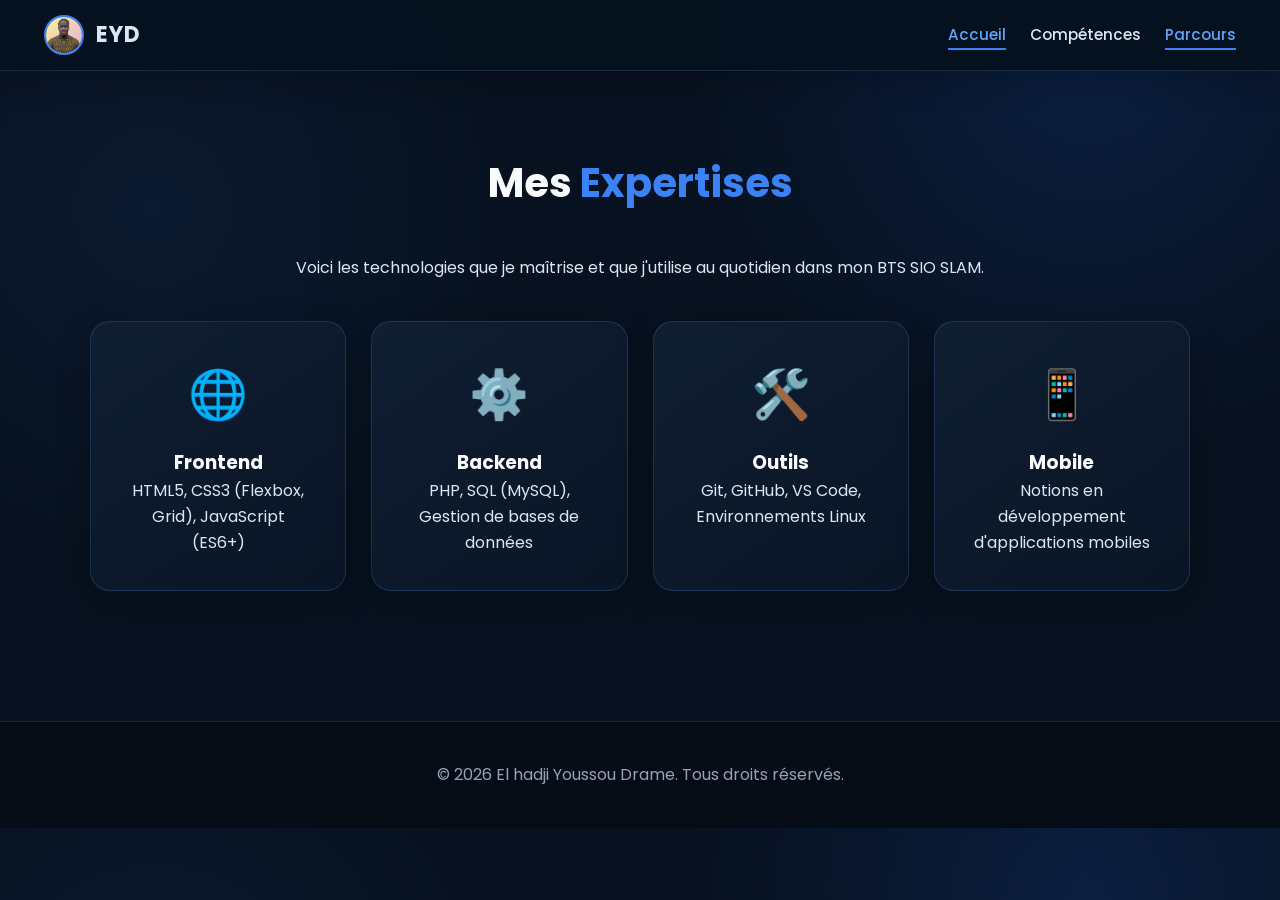
<file: competences.html>
<!DOCTYPE html>
<html lang="fr">
<head>
    <meta charset="UTF-8">
    <meta name="viewport" content="width=device-width, initial-scale=1.0">
    <title>Compétences | El hadji Youssou Drame</title>
    <link rel="preconnect" href="https://fonts.googleapis.com">
    <link rel="preconnect" href="https://fonts.gstatic.com" crossorigin>
    <link href="https://fonts.googleapis.com/css2?family=Poppins:wght@300;400;600;700&display=swap" rel="stylesheet">
    <link rel="stylesheet" href="style.css">
</head>
<body>
    <header>
        <div class="header-container">
            <div class="logo-area">
                <img src="photo-profil.jpeg" alt="Logo" class="mini-logo">
                <span class="logo-text">EYD</span>
            </div>
            <nav id="main-nav">
                <ul>
                    <li><a href="index.html">Accueil</a></li>
                    <li><a href="competences.html" class="active">Compétences</a></li>
                    <li><a href="parcours.html">Parcours</a></li>
                </ul>
            </nav>
        </div>
    </header>

    <main class="container page-content">
        <h1 class="section-title">Mes <span class="highlight">Expertises</span></h1>
        <p class="text-center subtitle">Voici les technologies que je maîtrise et que j'utilise au quotidien dans mon BTS SIO SLAM.</p>
        
        <div class="skills-grid">
            <div class="skill-card">
                <div class="skill-icon">🌐</div>
                <h3>Frontend</h3>
                <p>HTML5, CSS3 (Flexbox, Grid), JavaScript (ES6+)</p>
            </div>
            <div class="skill-card">
                <div class="skill-icon">⚙️</div>
                <h3>Backend</h3>
                <p>PHP, SQL (MySQL), Gestion de bases de données</p>
            </div>
            <div class="skill-card">
                <div class="skill-icon">🛠️</div>
                <h3>Outils</h3>
                <p>Git, GitHub, VS Code, Environnements Linux</p>
            </div>
            <div class="skill-card">
                <div class="skill-icon">📱</div>
                <h3>Mobile</h3>
                <p>Notions en développement d'applications mobiles</p>
            </div>
        </div>
    </main>

    <footer>
        <div class="container text-center">
            <p>&copy; 2026 El hadji Youssou Drame. Tous droits réservés.</p>
        </div>
    </footer>
    <script src="script.js"></script>
</body>
</html>
</file>
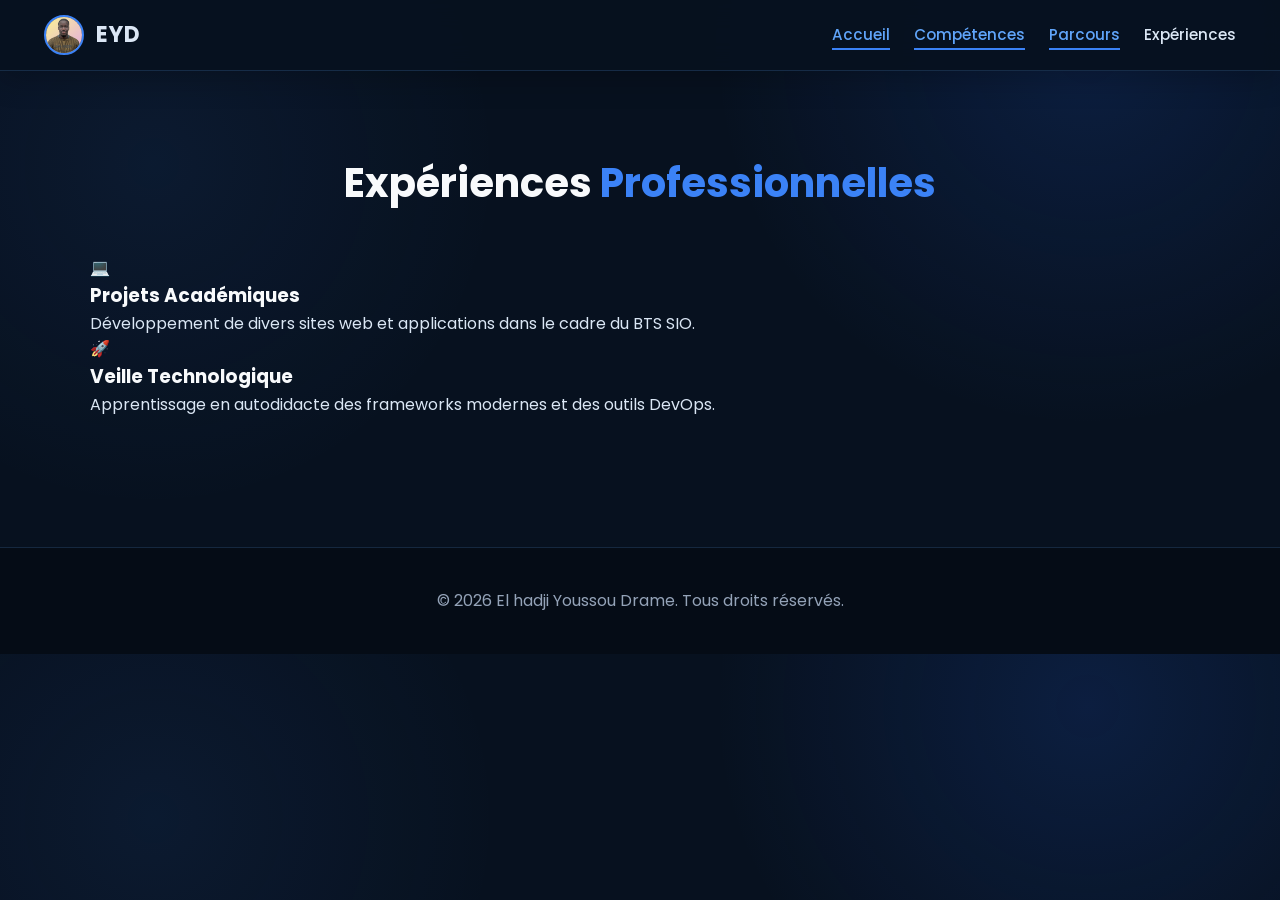
<file: experiences.html>
<!DOCTYPE html>
<html lang="fr">
<head>
    <meta charset="UTF-8">
    <meta name="viewport" content="width=device-width, initial-scale=1.0">
    <title>Expériences | El hadji Youssou Drame</title>
    <link rel="preconnect" href="https://fonts.googleapis.com">
    <link href="https://fonts.googleapis.com/css2?family=Poppins:wght@300;400;600;700&display=swap" rel="stylesheet">
    <link rel="stylesheet" href="style.css">
</head>
<body>
    <header>
        <div class="header-container">
            <div class="logo-area">
                <img src="photo-profil.jpeg" alt="Logo" class="mini-logo">
                <span class="logo-text">EYD</span>
            </div>
            <nav id="main-nav">
                <ul>
                    <li><a href="index.html">Accueil</a></li>
                    <li><a href="competences.html">Compétences</a></li>
                    <li><a href="parcours.html">Parcours</a></li>
                    <li><a href="experience.html" class="active">Expériences</a></li>
                </ul>
            </nav>
        </div>
    </header>

    <main class="container page-content">
        <h1 class="section-title">Expériences <span class="highlight">Professionnelles</span></h1>
        <div class="experience-list">
            <div class="about-card">
                <div class="icon">💻</div>
                <h3>Projets Académiques</h3>
                <p>Développement de divers sites web et applications dans le cadre du BTS SIO.</p>
            </div>
            <div class="about-card">
                <div class="icon">🚀</div>
                <h3>Veille Technologique</h3>
                <p>Apprentissage en autodidacte des frameworks modernes et des outils DevOps.</p>
            </div>
        </div>
    </main>

    <footer>
        <div class="container text-center">
            <p>&copy; 2026 El hadji Youssou Drame. Tous droits réservés.</p>
        </div>
    </footer>
    <script src="script.js"></script>
</body>
</html>
</file>
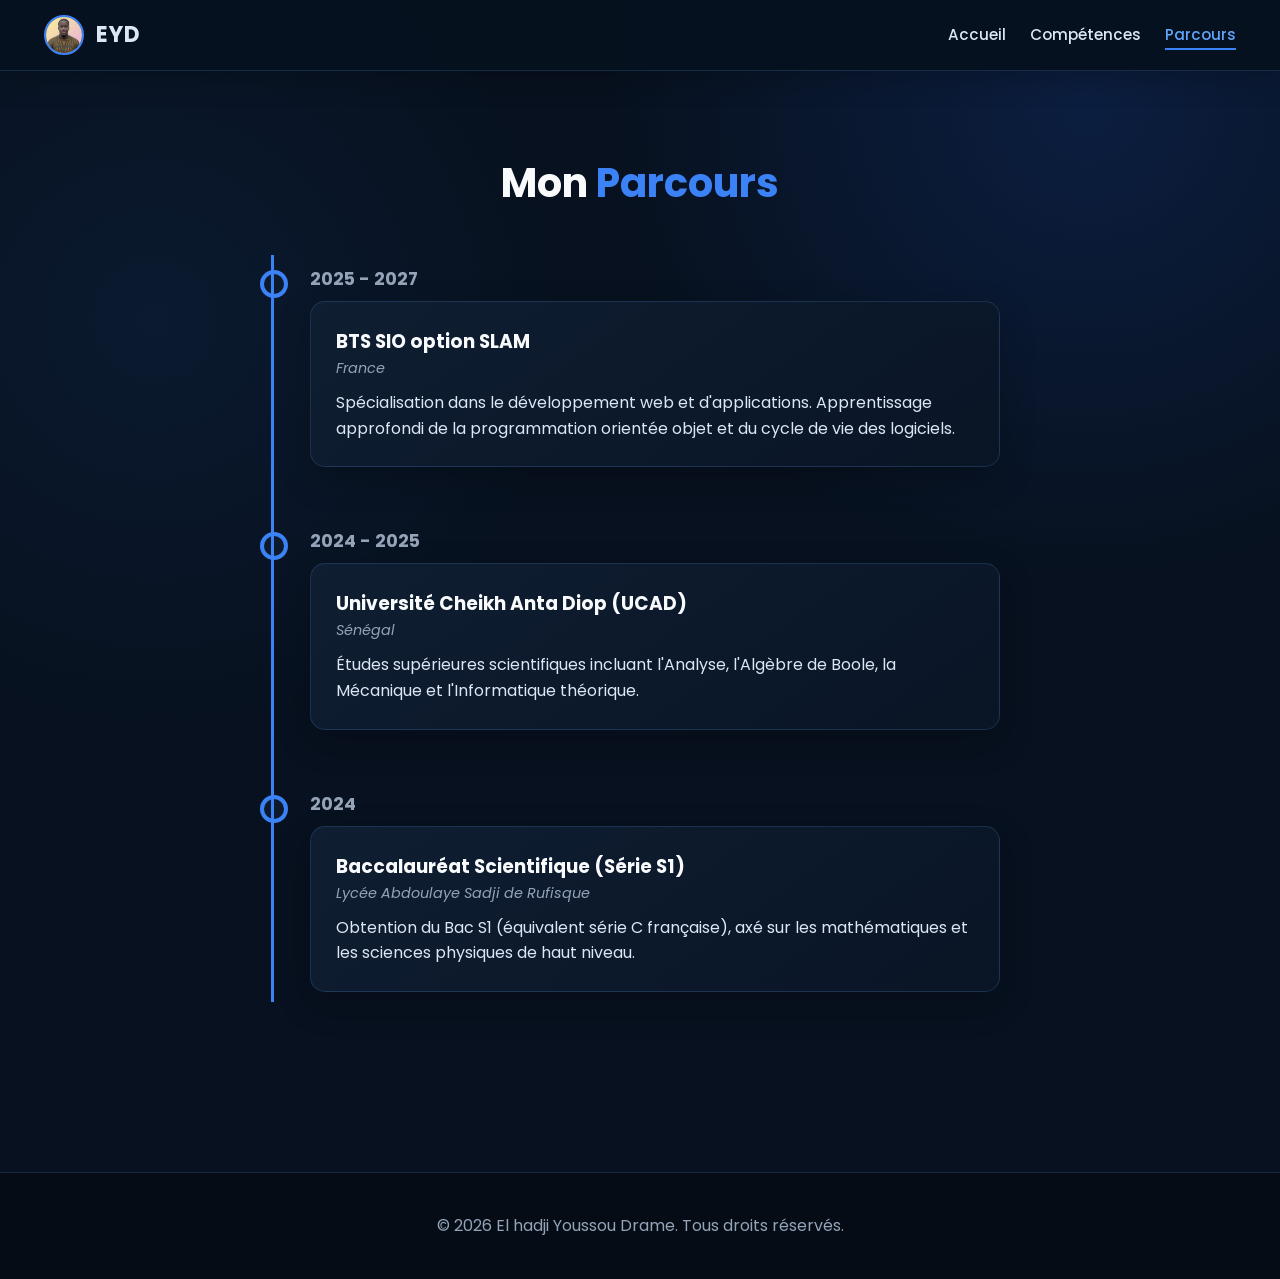
<file: parcours.html>
<!DOCTYPE html>
<html lang="fr">
<head>
    <meta charset="UTF-8">
    <meta name="viewport" content="width=device-width, initial-scale=1.0">
    <title>Parcours | El hadji Youssou Drame</title>
    <link rel="preconnect" href="https://fonts.googleapis.com">
    <link rel="preconnect" href="https://fonts.gstatic.com" crossorigin>
    <link href="https://fonts.googleapis.com/css2?family=Poppins:wght@300;400;600;700&display=swap" rel="stylesheet">
    <link rel="stylesheet" href="style.css">
</head>
<body>
    <header>
        <div class="header-container">
            <div class="logo-area">
                <img src="photo-profil.jpeg" alt="Logo" class="mini-logo">
                <span class="logo-text">EYD</span>
            </div>
            <nav id="main-nav">
                <ul>
                    <li><a href="index.html">Accueil</a></li>
                    <li><a href="competences.html">Compétences</a></li>
                    <li><a href="parcours.html" class="active">Parcours</a></li>
                </ul>
            </nav>
        </div>
    </header>

    <main class="container page-content">
        <h1 class="section-title">Mon <span class="highlight">Parcours</span></h1>
        
        <div class="timeline">
            <div class="timeline-item">
                <div class="timeline-date">2025 - 2027</div>
                <div class="timeline-content">
                    <h3>BTS SIO option SLAM</h3>
                    <p class="location">France</p>
                    <p>Spécialisation dans le développement web et d'applications. Apprentissage approfondi de la programmation orientée objet et du cycle de vie des logiciels.</p>
                </div>
            </div>

            <div class="timeline-item">
                <div class="timeline-date">2024 - 2025</div>
                <div class="timeline-content">
                    <h3>Université Cheikh Anta Diop (UCAD)</h3>
                    <p class="location">Sénégal</p>
                    <p>Études supérieures scientifiques incluant l'Analyse, l'Algèbre de Boole, la Mécanique et l'Informatique théorique.</p>
                </div>
            </div>

            <div class="timeline-item">
                <div class="timeline-date">2024</div>
                <div class="timeline-content">
                    <h3>Baccalauréat Scientifique (Série S1)</h3>
                    <p class="location">Lycée Abdoulaye Sadji de Rufisque</p>
                    <p>Obtention du Bac S1 (équivalent série C française), axé sur les mathématiques et les sciences physiques de haut niveau.</p>
                </div>
            </div>
        </div>
    </main>

    <footer>
        <div class="container text-center">
            <p>&copy; 2026 El hadji Youssou Drame. Tous droits réservés.</p>
        </div>
    </footer>
    <script src="script.js"></script>
</body>
</html>
</file>
<file: style.css>
:root {
    --primary-color: #3b82f6;
    --secondary-color: #1e293b;
    --accent-color: #60a5fa; 
    --background-light: #f8fafc; 
    --text-color: #334155; 
    --text-light: #64748b; 
    --white: #ffffff;
    --font-family: 'Poppins', 'Segoe UI', sans-serif;
    --transition: all 0.3s ease;
}
html { scroll-behavior: smooth; scroll-padding-top: 100px; }
* { margin: 0; padding: 0; box-sizing: border-box; }
body { font-family: var(--font-family); background-color: var(--background-light); color: var(--text-color); line-height: 1.6; overflow-x: hidden; overflow-y: auto; }
.container { max-width: 1100px; margin: 0 auto; padding: 0 20px; }
.text-center { text-align: center; }
h1, h2, h3 { color: var(--secondary-color); font-weight: 700; }
.highlight { color: var(--primary-color); }
header { background-color: var(--white); padding: 15px 0; box-shadow: 0 2px 15px rgba(0,0,0,.05); position: sticky; top: 0; z-index: 1000; }
.header-container { display:flex; justify-content:space-between; align-items:center; max-width:1200px; margin:0 auto; padding:0 20px; }
.logo-area { display:flex; align-items:center; gap:12px; }
.mini-logo { width:40px; height:40px; border-radius:50%; object-fit:cover; border:2px solid var(--primary-color); }
.logo-text { font-size:22px; font-weight:700; color:var(--secondary-color); letter-spacing:1px; }
#main-nav ul { list-style:none; display:flex; gap:30px; }
#main-nav a { text-decoration:none; color:var(--text-color); font-weight:500; transition:var(--transition); padding:5px 0; position:relative; }
#main-nav a:hover,#main-nav a.active { color:var(--primary-color); }
#main-nav a::after { content:''; position:absolute; width:0; height:2px; bottom:0; left:0; background-color:var(--primary-color); transition:var(--transition); }
#main-nav a:hover::after,#main-nav a.active::after { width:100%; }
.btn { display:inline-block; padding:12px 30px; border-radius:50px; text-decoration:none; font-weight:600; transition:var(--transition); border:2px solid transparent; cursor:pointer; }
.btn-primary { background-color:var(--primary-color); color:var(--white); }
.btn-primary:hover { background-color:transparent; border-color:var(--primary-color); color:var(--primary-color); }
.btn-secondary { background-color:transparent; color:var(--primary-color); border-color:var(--primary-color); margin-left:10px; }
.btn-secondary:hover { background-color:var(--primary-color); color:var(--white); }
.hero-section { padding:80px 0; background-color:var(--white); }
.hero-wrapper { display:flex; align-items:center; justify-content:space-between; gap:50px; }
.hero-image { flex:1; display:flex; justify-content:center; }
.profile-pic { width:350px; height:350px; border-radius:50%; object-fit:cover; box-shadow:0 20px 40px rgba(0,0,0,.1); border:5px solid var(--white); }
.hero-content { flex:1.2; }
.hero-content h1 { font-size:3.5rem; line-height:1.1; margin-bottom:20px; }
.role { font-size:1.25rem; color:var(--text-light); font-weight:500; margin-bottom:25px; }
.hero-description { margin-bottom:35px; font-size:1.1rem; }
.hero-btns { display:flex; gap:15px; }
.page-content { padding:80px 0; }
.section-title { text-align:center; font-size:2.5rem; margin-bottom:40px; }
.cv-action-box { background:var(--white); padding:30px; border-radius:20px; text-align:center; margin:30px auto 40px; max-width:800px; box-shadow:0 10px 25px rgba(0,0,0,.05); border:1px solid #e2e8f0; transition:var(--transition); }
.cv-action-box:hover { box-shadow:0 15px 35px rgba(0,0,0,.08); }
.cv-action-box p { color:var(--text-color); font-size:1.1rem; font-weight:500; margin-bottom:20px; }
.skills-grid { display:grid; grid-template-columns:repeat(auto-fit,minmax(250px,1fr)); gap:25px; margin-top:40px; }
.skill-card { background:var(--white); padding:35px; border-radius:20px; text-align:center; box-shadow:0 10px 25px rgba(0,0,0,.05); transition:var(--transition); }
.skill-card:hover { transform:translateY(-10px); box-shadow:0 15px 35px rgba(0,0,0,.1); }
.skill-icon { font-size:3rem; margin-bottom:15px; }
.timeline { position:relative; max-width:800px; margin:40px auto; }
.timeline::after { content:''; position:absolute; width:3px; background-color:var(--primary-color); top:0; bottom:0; left:31px; }
.timeline-item { padding:10px 40px 10px 70px; position:relative; width:100%; margin-bottom:40px; }
.timeline-item::after { content:''; position:absolute; width:20px; height:20px; left:20px; background-color:var(--white); border:4px solid var(--primary-color); top:15px; border-radius:50%; z-index:1; }
.timeline-date { font-weight:700; color:var(--primary-color); font-size:1.1rem; margin-bottom:8px; }
.timeline-content { background:var(--white); padding:25px; border-radius:15px; box-shadow:0 5px 20px rgba(0,0,0,.05); }
.location { font-style:italic; color:var(--text-light); font-size:.9rem; margin-bottom:10px; }
.table-container { overflow-x:auto; background:var(--white); border-radius:20px; box-shadow:0 10px 25px rgba(0,0,0,.05); padding:20px; margin-top:30px; border:1px solid #e2e8f0; transition:var(--transition); }
.table-container:hover { box-shadow:0 15px 35px rgba(0,0,0,.08); }
.synthese-table { width:100%; border-collapse:collapse; text-align:left; font-size:.95rem; }
.synthese-table th { background-color:var(--background-light); color:var(--secondary-color); font-weight:700; padding:16px; border-bottom:2px solid #e2e8f0; }
.synthese-table td { padding:16px; color:var(--text-color); border-bottom:1px solid #e2e8f0; }
.synthese-table tbody tr { transition:var(--transition); }
.synthese-table tbody tr:hover { background-color:#f8fafc; }
.badge { display:inline-block; padding:5px 12px; border-radius:50px; font-size:.8rem; font-weight:600; }
footer { padding:40px 0; background-color:var(--white); border-top:1px solid #e2e8f0; margin-top:50px; }
@media (max-width:992px) {
 .hero-wrapper { flex-direction:column; text-align:center; }
 .hero-content h1 { font-size:2.5rem; }
 .hero-btns { justify-content:center; }
 .profile-pic { width:280px; height:280px; }
}
@media (max-width:600px) {
 #main-nav ul { gap:15px; }
 .logo-text { display:none; }
}

/* Correction isolée du bouton WhatsApp */
a.whatsapp-float {
    position: fixed !important;
    right: 25px !important;
    bottom: 25px !important;
    width: 60px !important;
    height: 60px !important;
    min-width: 60px !important;
    min-height: 60px !important;
    max-width: 60px !important;
    max-height: 60px !important;
    padding: 0 !important;
    border-radius: 50% !important;
    display: flex !important;
    align-items: center !important;
    justify-content: center !important;
    overflow: hidden !important;
    z-index: 1000 !important;
}
a.whatsapp-float img {
    display: block !important;
    width: 35px !important;
    height: 35px !important;
    min-width: 35px !important;
    min-height: 35px !important;
    max-width: 35px !important;
    max-height: 35px !important;
    object-fit: contain !important;
}


/* WhatsApp : taille confortable et visible uniquement dans la zone Contact */
a.whatsapp-float {
    width: 72px !important;
    height: 72px !important;
    min-width: 72px !important;
    min-height: 72px !important;
    max-width: 72px !important;
    max-height: 72px !important;
    opacity: 0 !important;
    visibility: hidden !important;
    pointer-events: none !important;
    transform: scale(0.9);
}
a.whatsapp-float img {
    width: 43px !important;
    height: 43px !important;
    min-width: 43px !important;
    min-height: 43px !important;
    max-width: 43px !important;
    max-height: 43px !important;
}
a.whatsapp-float.whatsapp-visible {
    opacity: 1 !important;
    visibility: visible !important;
    pointer-events: auto !important;
    transform: scale(1);
}


/* Responsive mobile : affichage plein écran et navigation propre */
@media (max-width: 600px) {
    html, body {
        width: 100%;
        max-width: 100%;
        overflow-x: hidden;
    }

    .container {
        width: 100%;
        max-width: 100%;
        padding-left: 18px;
        padding-right: 18px;
    }

    header {
        width: 100%;
        padding: 10px 0;
    }

    .header-container {
        width: 100%;
        max-width: 100%;
        padding: 0 12px;
        flex-direction: column;
        gap: 10px;
    }

    .logo-area {
        width: 100%;
        justify-content: center;
    }

    .logo-text {
        display: inline;
    }

    #main-nav {
        width: 100%;
        overflow-x: auto;
        -webkit-overflow-scrolling: touch;
        scrollbar-width: none;
    }

    #main-nav::-webkit-scrollbar {
        display: none;
    }

    #main-nav ul {
        width: max-content;
        min-width: 100%;
        gap: 18px;
        padding: 0 4px 5px;
        justify-content: flex-start;
    }

    #main-nav a {
        white-space: nowrap;
        font-size: 0.82rem;
    }

    .hero-section {
        width: 100%;
        padding: 42px 0 55px;
    }

    .hero-wrapper {
        width: 100%;
        max-width: 100%;
        flex-direction: column;
        align-items: center;
        justify-content: center;
        gap: 28px;
        text-align: center;
    }

    .hero-image,
    .hero-content {
        width: 100%;
        max-width: 100%;
        flex: none;
    }

    .hero-image {
        justify-content: center;
    }

    .profile-pic {
        width: min(64vw, 250px);
        height: min(64vw, 250px);
    }

    .hero-content {
        padding: 0 4px;
        text-align: center;
    }

    .hero-content h1 {
        font-size: clamp(2rem, 9vw, 2.55rem);
        line-height: 1.08;
        margin-bottom: 16px;
    }

    .role {
        font-size: 1rem;
        margin-bottom: 16px;
    }

    .school-info {
        font-size: 0.9rem;
        text-align: center;
    }

    .hero-description {
        width: 100%;
        max-width: 430px;
        margin: 0 auto 28px;
        font-size: 0.98rem;
        text-align: center;
    }

    .hero-btns {
        width: 100%;
        flex-direction: column;
        align-items: stretch;
        justify-content: center;
        gap: 12px;
    }

    .hero-btns .btn {
        width: 100%;
        max-width: 320px;
        margin: 0 auto;
        text-align: center;
    }

    .btn-secondary {
        margin-left: 0;
    }

    .page-content {
        width: 100%;
        padding: 55px 0;
    }

    .section-title {
        font-size: 2rem;
        line-height: 1.2;
    }

    .skills-grid,
    .about-grid,
    .contact-grid {
        grid-template-columns: 1fr !important;
        width: 100%;
    }

    .skill-card {
        width: 100%;
        padding: 25px 20px;
    }

    .table-container {
        width: 100%;
        max-width: 100%;
        padding: 10px;
        overflow-x: auto;
    }

    .timeline {
        width: 100%;
    }
}


/* Mobile : garder la navigation accessible pendant le défilement */
@media (max-width: 600px) {
    html {
        scroll-padding-top: 115px;
    }

    header {
        position: sticky !important;
        top: 0 !important;
        z-index: 2000 !important;
    }
}


/* Mobile : navigation réellement fixe et toujours visible */
@media (max-width: 600px) {
    body {
        padding-top: 112px !important;
    }

    html {
        scroll-padding-top: 125px !important;
    }

    header {
        position: fixed !important;
        top: 0 !important;
        left: 0 !important;
        right: 0 !important;
        width: 100% !important;
        z-index: 9999 !important;
        background: #ffffff !important;
    }

    .header-container {
        min-height: 92px;
    }

    #main-nav {
        width: 100% !important;
        overflow-x: auto !important;
        overflow-y: hidden !important;
    }
}


/* =========================================
   VEILLE TECHNOLOGIQUE
   ========================================= */
.veille-section {
    background: #f8fafc;
}

.veille-intro,
.veille-method,
.veille-conclusion {
    background: #ffffff;
    border-radius: 14px;
    padding: 28px;
    margin-bottom: 24px;
    box-shadow: 0 8px 24px rgba(15, 23, 42, 0.06);
}

.veille-intro h3,
.veille-method h3,
.veille-conclusion h3 {
    margin-top: 0;
    margin-bottom: 12px;
}

.veille-problematique {
    margin-top: 20px;
    padding: 18px 20px;
    border-left: 4px solid var(--primary-color);
    background: #f8fafc;
    border-radius: 8px;
}

.veille-sources {
    margin-bottom: 0;
}

.veille-subtitle {
    margin: 35px 0 18px;
}

.veille-grid {
    display: grid;
    grid-template-columns: repeat(2, minmax(0, 1fr));
    gap: 22px;
    margin-bottom: 28px;
}

.veille-card {
    background: #ffffff;
    border-radius: 14px;
    padding: 25px;
    box-shadow: 0 8px 24px rgba(15, 23, 42, 0.06);
}

.veille-card h3 {
    margin: 10px 0 14px;
}

.veille-date {
    font-size: 0.88rem;
    font-weight: 600;
    color: var(--primary-color);
}

.veille-retour {
    margin-top: 16px;
}

.veille-link {
    display: inline-block;
    margin-top: 10px;
    font-weight: 600;
    text-decoration: none;
}

.veille-bilan {
    display: grid;
    grid-template-columns: repeat(2, minmax(0, 1fr));
    gap: 22px;
    margin-bottom: 24px;
}

.veille-bilan > div {
    background: #ffffff;
    border-radius: 14px;
    padding: 25px;
    box-shadow: 0 8px 24px rgba(15, 23, 42, 0.06);
}

.veille-bilan h3 {
    margin-top: 0;
}

.veille-conclusion {
    margin-bottom: 0;
}

@media (max-width: 700px) {
    .veille-grid,
    .veille-bilan {
        grid-template-columns: 1fr;
    }

    .veille-intro,
    .veille-method,
    .veille-card,
    .veille-bilan > div,
    .veille-conclusion {
        padding: 20px;
    }
}


/* =========================================
   COMPÉTENCES — PRÉSENTATION PROFESSIONNELLE
   ========================================= */
.skills-intro {
    max-width: 760px;
    margin: -10px auto 35px;
    text-align: center;
    color: var(--text-light);
}

.tech-stack {
    display: grid;
    grid-template-columns: repeat(6, minmax(0, 1fr));
    gap: 16px;
    margin-bottom: 45px;
}

.tech-item {
    min-height: 125px;
    background: #ffffff;
    border: 1px solid #e8edf3;
    border-radius: 14px;
    padding: 20px 12px;
    display: flex;
    flex-direction: column;
    align-items: center;
    justify-content: center;
    gap: 12px;
    box-shadow: 0 6px 18px rgba(15, 23, 42, 0.05);
    transition: transform 0.2s ease, box-shadow 0.2s ease;
}

.tech-item:hover {
    transform: translateY(-4px);
    box-shadow: 0 10px 25px rgba(15, 23, 42, 0.10);
}

.tech-item img {
    width: 48px;
    height: 48px;
    object-fit: contain;
}

.tech-item span {
    font-weight: 600;
    font-size: 0.92rem;
}

.blocks-grid {
    display: grid;
    gap: 18px;
}

.block-card {
    display: grid;
    grid-template-columns: 72px 1fr;
    gap: 22px;
    align-items: start;
    background: #ffffff;
    border: 1px solid #e8edf3;
    border-radius: 14px;
    padding: 25px;
    box-shadow: 0 6px 18px rgba(15, 23, 42, 0.05);
}

.block-number {
    width: 62px;
    height: 62px;
    border-radius: 12px;
    display: flex;
    align-items: center;
    justify-content: center;
    background: var(--primary-color);
    color: #ffffff;
    font-size: 1.25rem;
    font-weight: 700;
}

.block-card h3 {
    margin: 2px 0 14px;
}

.block-card p {
    margin: 14px 0 0;
    color: var(--text-light);
}

.competence-tags {
    display: flex;
    flex-wrap: wrap;
    gap: 8px;
}

.competence-tags span {
    display: inline-block;
    padding: 7px 11px;
    border-radius: 999px;
    background: #f1f5f9;
    font-size: 0.85rem;
    font-weight: 600;
}

@media (max-width: 900px) {
    .tech-stack {
        grid-template-columns: repeat(4, minmax(0, 1fr));
    }
}

@media (max-width: 600px) {
    .tech-stack {
        grid-template-columns: repeat(3, minmax(0, 1fr));
        gap: 10px;
    }

    .tech-item {
        min-height: 105px;
        padding: 14px 8px;
    }

    .tech-item img {
        width: 40px;
        height: 40px;
    }

    .tech-item span {
        font-size: 0.78rem;
    }

    .block-card {
        grid-template-columns: 1fr;
        gap: 14px;
        padding: 20px;
    }

    .block-number {
        width: 52px;
        height: 52px;
    }
}


/* =========================================
   THÈME SOMBRE PROFESSIONNEL — 2026
   ========================================= */
:root {
    --primary-color: #3b82f6;
    --secondary-color: #f8fafc;
    --accent-color: #60a5fa;
    --background-light: #07111f;
    --text-color: #dbe7f5;
    --text-light: #94a3b8;
    --white: #0d1a2b;
    --dark-panel: #0d1a2b;
    --dark-panel-2: #101f33;
    --dark-border: rgba(96, 165, 250, 0.18);
}

body {
    background:
        radial-gradient(circle at 85% 8%, rgba(37, 99, 235, 0.16), transparent 30%),
        radial-gradient(circle at 12% 25%, rgba(59, 130, 246, 0.08), transparent 28%),
        #07111f;
    color: var(--text-color);
}

h1, h2, h3, h4 {
    color: #f8fafc;
}

header {
    background: rgba(7, 17, 31, 0.94);
    border-bottom: 1px solid var(--dark-border);
    box-shadow: 0 8px 30px rgba(0,0,0,.22);
    backdrop-filter: blur(14px);
}

.logo-text,
#main-nav a {
    color: #dbe7f5;
}

#main-nav a:hover,
#main-nav a.active {
    color: var(--accent-color);
}

.hero-section {
    position: relative;
    overflow: hidden;
    min-height: calc(100vh - 72px);
    display: flex;
    align-items: center;
    background:
        radial-gradient(circle at 25% 50%, rgba(59,130,246,.20), transparent 28%),
        radial-gradient(circle at 88% 18%, rgba(37,99,235,.18), transparent 32%),
        linear-gradient(135deg, #081426 0%, #07111f 48%, #0a1a31 100%);
}

.hero-section::before {
    content: "</>";
    position: absolute;
    right: 5%;
    top: 18%;
    font-size: clamp(8rem, 18vw, 18rem);
    font-weight: 700;
    color: rgba(59,130,246,.035);
    transform: rotate(-8deg);
    pointer-events: none;
}

.hero-wrapper {
    position: relative;
    z-index: 1;
    gap: 70px;
}

.photo-container {
    position: relative;
    padding: 10px;
    border-radius: 50%;
    background: linear-gradient(135deg, #38bdf8, #2563eb, #8b5cf6);
    box-shadow: 0 0 0 1px rgba(96,165,250,.35), 0 0 55px rgba(37,99,235,.30);
}

.profile-pic {
    border: 5px solid #0b1728;
    box-shadow: none;
}

.hero-content h1 {
    color: #f8fafc;
    text-shadow: 0 8px 30px rgba(0,0,0,.22);
}

.hero-content .highlight {
    display: inline;
    color: #4f8cff;
}

.role {
    color: #b9c7dc;
}

.school-info {
    font-weight: 600;
    color: #cbd5e1;
    margin-bottom: 15px;
}

.hero-description {
    color: #b6c3d6;
}

.btn-primary {
    background: linear-gradient(90deg, #2563eb, #60a5fa);
    color: #fff;
    box-shadow: 0 10px 30px rgba(37,99,235,.25);
}

.btn-primary:hover {
    background: transparent;
    border-color: #60a5fa;
    color: #93c5fd;
}

.btn-secondary {
    border-color: #3b82f6;
    color: #e2e8f0;
}

.btn-secondary:hover {
    background: #2563eb;
    color: #fff;
}

.page-content,
#experiences.page-content,
.veille-section {
    background: transparent !important;
}

.page-content:nth-of-type(even) {
    background: rgba(13, 26, 43, .28) !important;
}

.section-title {
    color: #f8fafc;
}

.skill-card,
.tech-item,
.block-card,
.timeline-content,
.veille-intro,
.veille-method,
.veille-card,
.veille-bilan > div,
.veille-conclusion,
.contact-form,
.contact-info,
.table-container {
    background: linear-gradient(145deg, rgba(16,31,51,.96), rgba(10,22,38,.96)) !important;
    border: 1px solid var(--dark-border) !important;
    box-shadow: 0 12px 34px rgba(0,0,0,.22) !important;
    color: #dbe7f5;
}

.tech-item:hover,
.block-card:hover,
.veille-card:hover {
    border-color: rgba(96,165,250,.45) !important;
    box-shadow: 0 16px 38px rgba(0,0,0,.30), 0 0 25px rgba(37,99,235,.10) !important;
}

.tech-item span,
.block-card strong,
.timeline-content strong,
.veille-card strong {
    color: #f8fafc;
}

.competence-tags span {
    background: rgba(59,130,246,.12);
    border: 1px solid rgba(96,165,250,.18);
    color: #bfdbfe;
}

.block-number {
    background: linear-gradient(135deg, #2563eb, #60a5fa);
    box-shadow: 0 8px 20px rgba(37,99,235,.25);
}

.timeline-date,
.location,
.skills-intro,
.block-card p,
.veille-date,
.veille-sources,
figcaption {
    color: #94a3b8 !important;
}

.veille-problematique {
    background: rgba(59,130,246,.08);
    border-left-color: #3b82f6;
}

.veille-link,
a {
    color: #60a5fa;
}

input,
textarea {
    background: #091728 !important;
    border: 1px solid rgba(148,163,184,.22) !important;
    color: #f8fafc !important;
}

input::placeholder,
textarea::placeholder {
    color: #718096;
}

footer {
    background: #050c16;
    color: #94a3b8;
    border-top: 1px solid var(--dark-border);
}

@media (max-width: 600px) {
    header {
        background: rgba(7,17,31,.97) !important;
    }

    .hero-section {
        min-height: auto;
    }

    .hero-wrapper {
        gap: 34px;
    }

    .photo-container {
        padding: 7px;
    }
}


/* Tableau de synthèse — survol adapté au thème sombre */
.synthese-table tbody tr:hover {
    background-color: rgba(59, 130, 246, 0.10) !important;
}

.synthese-table tbody tr:hover td {
    color: #f1f5f9 !important;
}

.synthese-table tbody tr:hover strong {
    color: #ffffff !important;
}


/* Formulaire de contact — harmonisation thème sombre */
.contact-form {
    background: linear-gradient(145deg, #101f33, #0b1829) !important;
    border: 1px solid rgba(96, 165, 250, 0.18) !important;
}

.contact-form label {
    color: #e2e8f0 !important;
}

.contact-form input,
.contact-form textarea {
    background: #081525 !important;
    color: #f8fafc !important;
    border: 1px solid rgba(96, 165, 250, 0.25) !important;
}

.contact-form input:focus,
.contact-form textarea:focus {
    border-color: #60a5fa !important;
    outline: none;
    box-shadow: 0 0 0 3px rgba(59, 130, 246, 0.12);
}

.contact-form input::placeholder,
.contact-form textarea::placeholder {
    color: #71839b !important;
}

.contact-form .btn,
.contact-form button {
    color: #ffffff !important;
}


/* Contact — correction du conteneur réel du formulaire */
#contact .contact-form-container {
    background: linear-gradient(145deg, #101f33, #0b1829) !important;
    border: 1px solid rgba(96, 165, 250, 0.18) !important;
    box-shadow: 0 12px 34px rgba(0, 0, 0, 0.22) !important;
}

#contact .contact-form-container label {
    color: #e2e8f0 !important;
}

#contact .contact-form-container input,
#contact .contact-form-container textarea {
    background: #081525 !important;
    color: #f8fafc !important;
    border: 1px solid rgba(96, 165, 250, 0.25) !important;
}

#contact .contact-form-container input:focus,
#contact .contact-form-container textarea:focus {
    border-color: #60a5fa !important;
    outline: none;
    box-shadow: 0 0 0 3px rgba(59, 130, 246, 0.12);
}

#contact .contact-form-container input::placeholder,
#contact .contact-form-container textarea::placeholder {
    color: #71839b !important;
}


/* WhatsApp — adaptation au thème sombre */
a.whatsapp-float {
    background: linear-gradient(135deg, #2563eb, #60a5fa) !important;
    border: 1px solid rgba(147, 197, 253, 0.45) !important;
    box-shadow: 0 10px 30px rgba(37, 99, 235, 0.35) !important;
}

a.whatsapp-float:hover {
    box-shadow: 0 12px 36px rgba(59, 130, 246, 0.55) !important;
    transform: scale(1.06) !important;
}

a.whatsapp-float img {
    filter: grayscale(1) brightness(0) invert(1) !important;
}


/* WhatsApp — conserver le pictogramme téléphone dans la bulle */
a.whatsapp-float img {
    filter: brightness(0) invert(1) !important;
    opacity: 1 !important;
}


/* WhatsApp — logo complet visible : bulle + combiné téléphonique */
a.whatsapp-float img {
    filter: hue-rotate(105deg) saturate(1.15) brightness(1.05) !important;
    opacity: 1 !important;
    width: 38px !important;
    height: 38px !important;
}


/* =========================================
   PRÉSENTATION BTS SIO
   ========================================= */
.bts-sio-section {
    position: relative;
}

.bts-heading {
    max-width: 820px;
    margin: 0 auto 38px;
    text-align: center;
}

.bts-kicker,
.bts-label,
.bts-info-title {
    display: block;
    color: #60a5fa;
    font-size: .82rem;
    font-weight: 700;
    letter-spacing: .08em;
    text-transform: uppercase;
}

.bts-lead {
    color: #aebed2;
    line-height: 1.8;
}

.bts-overview {
    display: grid;
    grid-template-columns: 2fr repeat(3, 1fr);
    gap: 18px;
    margin-bottom: 22px;
}

.bts-main-card,
.bts-info-card,
.bts-option-card {
    background: linear-gradient(145deg, rgba(16,31,51,.98), rgba(10,22,38,.98));
    border: 1px solid rgba(96,165,250,.18);
    border-radius: 16px;
    box-shadow: 0 12px 34px rgba(0,0,0,.20);
}

.bts-main-card {
    grid-row: span 2;
    padding: 28px;
}

.bts-card-icon {
    width: 52px;
    height: 52px;
    display: grid;
    place-items: center;
    margin-bottom: 20px;
    border-radius: 14px;
    background: rgba(59,130,246,.13);
    font-size: 1.55rem;
}

.bts-main-card h3 {
    margin: 7px 0 12px;
    font-size: 1.5rem;
}

.bts-main-card p,
.bts-info-card p,
.bts-option-card p {
    color: #9fb0c5;
    line-height: 1.65;
}

.bts-tags {
    display: flex;
    flex-wrap: wrap;
    gap: 8px;
    margin-top: 18px;
}

.bts-tags span {
    padding: 7px 11px;
    border: 1px solid rgba(96,165,250,.20);
    border-radius: 999px;
    background: rgba(59,130,246,.10);
    color: #bfdbfe;
    font-size: .82rem;
    font-weight: 600;
}

.bts-info-card {
    min-height: 150px;
    padding: 23px;
}

.bts-info-card strong {
    display: block;
    margin: 10px 0 5px;
    color: #f8fafc;
    font-size: 1.08rem;
}

.bts-info-card p {
    margin: 0;
    font-size: .9rem;
}

.bts-options {
    display: grid;
    grid-template-columns: repeat(2, minmax(0,1fr));
    gap: 18px;
}

.bts-option-card {
    padding: 26px;
}

.bts-option-card.active-option {
    border-color: rgba(96,165,250,.48);
    box-shadow: 0 14px 38px rgba(37,99,235,.12);
}

.bts-option-top {
    display: flex;
    align-items: center;
    justify-content: space-between;
    gap: 12px;
    margin-bottom: 15px;
}

.bts-option-code {
    color: #60a5fa;
    font-size: 1.15rem;
    font-weight: 800;
    letter-spacing: .06em;
}

.bts-choice {
    padding: 6px 10px;
    border-radius: 999px;
    background: linear-gradient(90deg,#2563eb,#60a5fa);
    color: #fff;
    font-size: .76rem;
    font-weight: 700;
}

.bts-option-card h3 {
    margin: 0 0 10px;
    font-size: 1.05rem;
}

@media (max-width: 1000px) {
    .bts-overview {
        grid-template-columns: repeat(3,1fr);
    }

    .bts-main-card {
        grid-column: 1 / -1;
        grid-row: auto;
    }
}

@media (max-width: 700px) {
    .bts-overview,
    .bts-options {
        grid-template-columns: 1fr;
    }

    .bts-main-card,
    .bts-info-card,
    .bts-option-card {
        padding: 20px;
    }
}


/* BTS SIO — mise en page plus large sur ordinateur */
@media (min-width: 1100px) {
    #bts-sio .container {
        width: min(92%, 1380px);
        max-width: 1380px;
        margin-left: auto;
        margin-right: auto;
    }

    #bts-sio .bts-overview {
        grid-template-columns: minmax(430px, 1.65fr) repeat(3, minmax(180px, 0.85fr));
        gap: 20px;
    }

    #bts-sio .bts-main-card {
        padding: 30px;
    }
}


/* Navigation — plus d'espace sur ordinateur après ajout de BTS SIO */
@media (min-width: 1100px) {
    .header-container {
        width: min(96%, 1440px);
        max-width: 1440px;
        padding-left: 18px;
        padding-right: 18px;
    }

    #main-nav ul {
        gap: 24px;
        align-items: center;
    }

    #main-nav a {
        white-space: nowrap;
        font-size: 0.95rem;
    }
}


/* BTS SIO — composition équilibrée : parcours à gauche, informations à droite */
@media (min-width: 1001px) {
    #bts-sio .bts-overview {
        grid-template-columns: minmax(0, 1.15fr) minmax(0, 1fr);
        grid-template-rows: repeat(3, auto);
        gap: 16px 24px;
        align-items: stretch;
    }

    #bts-sio .bts-main-card {
        grid-column: 1;
        grid-row: 1 / 4;
        display: flex;
        flex-direction: column;
        justify-content: center;
        min-width: 0;
        padding: 32px 38px;
    }

    #bts-sio .bts-info-card {
        grid-column: 2;
        min-height: 0;
        padding: 20px 28px;
        display: flex;
        flex-direction: column;
        justify-content: center;
    }

    #bts-sio .bts-info-card:nth-child(2) { grid-row: 1; }
    #bts-sio .bts-info-card:nth-child(3) { grid-row: 2; }
    #bts-sio .bts-info-card:nth-child(4) { grid-row: 3; }

    #bts-sio .bts-main-card p {
        max-width: 56ch;
    }
}

@media (min-width: 701px) and (max-width: 1000px) {
    #bts-sio .bts-overview {
        grid-template-columns: repeat(3, minmax(0, 1fr));
    }

    #bts-sio .bts-main-card {
        grid-column: 1 / -1;
        grid-row: auto;
    }
}


/* BTS SIO : composition compacte, sans colonne vide */
#bts-sio .bts-summary-grid {
    display: grid;
    grid-template-columns: repeat(3, minmax(0, 1fr));
    gap: 18px;
    margin: 0 0 20px;
}
#bts-sio .bts-summary-card,
#bts-sio .bts-motivation {
    min-width: 0;
    background: linear-gradient(145deg, rgba(16,31,51,.98), rgba(10,22,38,.98));
    border: 1px solid rgba(96,165,250,.18);
    border-radius: 16px;
    padding: 24px 28px;
}
#bts-sio .bts-summary-card strong {
    display: block;
    color: #f8fafc;
    font-size: 1.18rem;
    margin: 10px 0 5px;
}
#bts-sio .bts-summary-card p,
#bts-sio .bts-motivation p {
    color: #aebed2;
    margin: 0;
    line-height: 1.65;
}
#bts-sio .bts-motivation {
    margin-bottom: 20px;
    padding: 24px 28px;
}
#bts-sio .bts-motivation h3 {
    margin: 8px 0 10px;
    color: #f8fafc;
    font-size: 1.3rem;
}
#bts-sio .bts-motivation p { max-width: 90ch; }
@media (max-width: 700px) {
    #bts-sio .bts-summary-grid { grid-template-columns: 1fr; }
    #bts-sio .bts-summary-card,
    #bts-sio .bts-motivation { padding: 20px; }
}

/* Carte SLAM unique sur toute la largeur */
#bts-sio .bts-options { grid-template-columns: minmax(0, 1fr); }


/* Issue #1 — Affichage mobile des expériences et du tableau de synthèse */
@media (max-width: 700px) {
  #experiences .container, #synthese .container { min-width: 0; }
  #experiences .timeline { width: 100%; max-width: 100%; margin: 24px auto; }
  #experiences .timeline::after, #experiences .timeline-item::after { display: none; }
  #experiences .timeline-item { width: 100%; min-width: 0; padding: 0; margin-bottom: 22px; }
  #experiences .timeline-content { min-width: 0; width: 100%; padding: 16px; overflow-wrap: anywhere; }
  #experiences .timeline-content img { max-width: 100%; height: auto; }
  #experiences .timeline-content figure, #experiences .timeline-content button { max-width: 100%; min-width: 0; }
  #experiences .timeline-content figcaption { font-size: .9rem !important; line-height: 1.55; overflow-wrap: anywhere; }
  #experiences .timeline-content .btn { max-width: 100%; white-space: normal; text-align: center; }
  #experiences .preuves-grid { display: grid !important; grid-template-columns: minmax(0,1fr) !important; gap: 16px !important; }
  #experiences .preuves-grid img { transform: none !important; object-fit: contain; }
  #experiences .preuves-grid figure button span { aspect-ratio: auto !important; overflow: visible !important; }

  #synthese .table-container { width: 100%; max-width: 100%; padding: 0; overflow: visible; }
  #synthese .synthese-table, #synthese .synthese-table tbody, #synthese .synthese-table tr, #synthese .synthese-table td { display: block; width: 100%; min-width: 0; }
  #synthese .synthese-table thead { display: none; }
  #synthese .synthese-table tbody tr { margin-bottom: 16px; padding: 12px 14px; border: 1px solid rgba(148,163,184,.3); border-radius: 12px; background: rgba(15,23,42,.65); }
  #synthese .synthese-table td { padding: 9px 0; border-bottom: 1px solid rgba(148,163,184,.18); overflow-wrap: anywhere; white-space: normal; font-size: .93rem; line-height: 1.5; }
  #synthese .synthese-table td:last-child { border-bottom: 0; }
  #synthese .synthese-table td::before { display: block; margin-bottom: 3px; color: #93c5fd; font-size: .78rem; font-weight: 700; }
  #synthese .synthese-table td:nth-child(1)::before { content: "N°"; }
  #synthese .synthese-table td:nth-child(2)::before { content: "Situation / Projet"; }
  #synthese .synthese-table td:nth-child(3)::before { content: "Cadre"; }
  #synthese .synthese-table td:nth-child(4)::before { content: "Environnement / Technologies"; }
  #synthese .synthese-table td:nth-child(5)::before { content: "Compétences mobilisées"; }
  #synthese .synthese-table td:nth-child(6)::before { content: "Actions"; }
}
</file>
